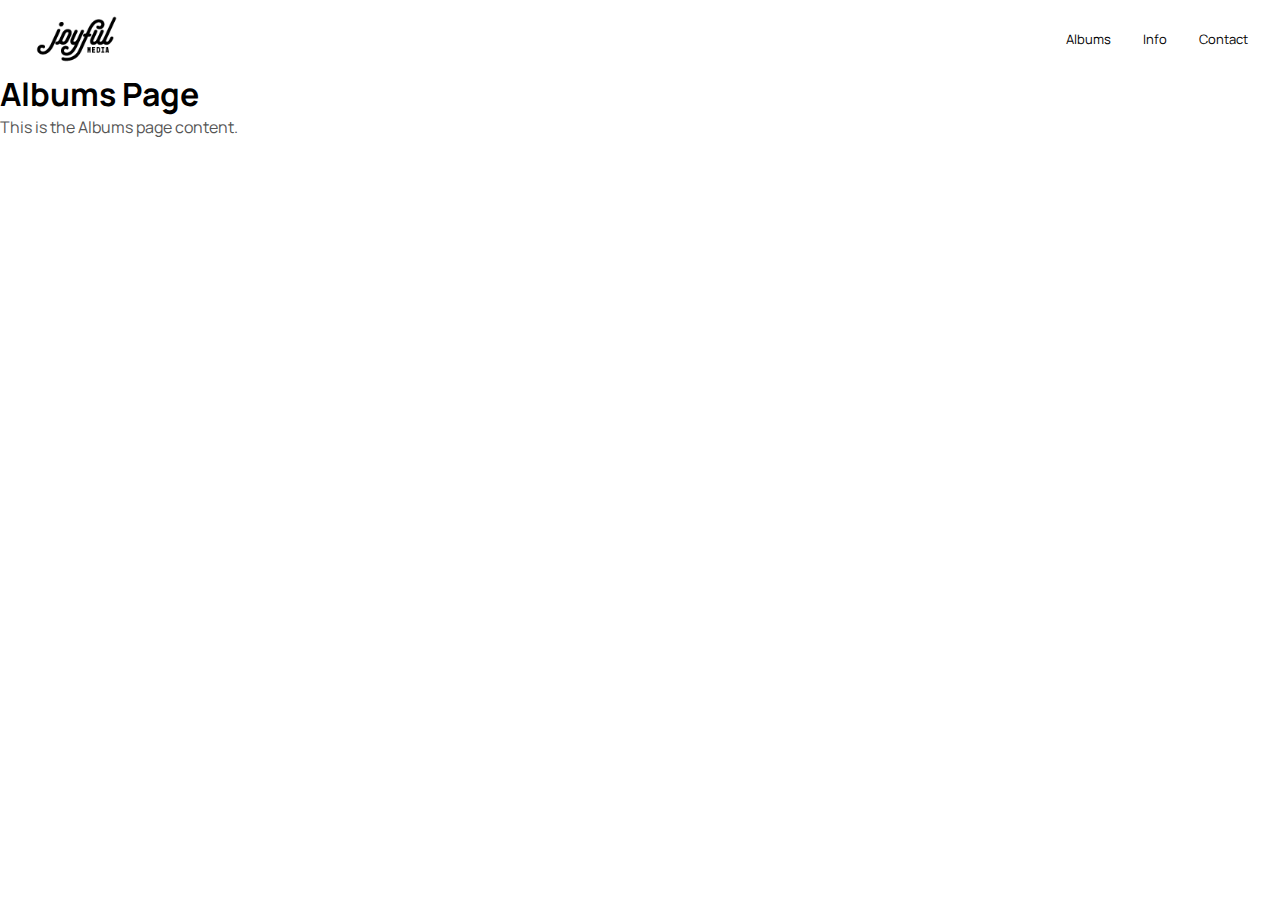
<file: albums.html>
<!DOCTYPE html>
<html lang="en">
<head>
    <meta charset="UTF-8">
    <title>Albums - Joyful Media</title>
    <link rel="stylesheet" href="style.css">
</head>
<body>

    <div class="row">
        <nav id="header-nav">
            <a href="index.html" class="name-header">
                <img src="images/JoyfulMediaCoLogo.png" class="logo" alt="Joyful Media Logo">
            </a>
            <div>
                <ul class="nav-links">
                    <li><a class="nav1" href="albums.html">Albums</a></li>
                    <li><a class="nav2" href="info.html">Info</a></li>
                    <li><a class="nav3" href="contact.html">Contact</a></li>
                </ul>
            </div>
        </nav> 
    </div>

    <h1>Albums Page</h1>
    <p>This is the Albums page content.</p>

    <script src="main.js"></script>
</body>
</html>
</file>
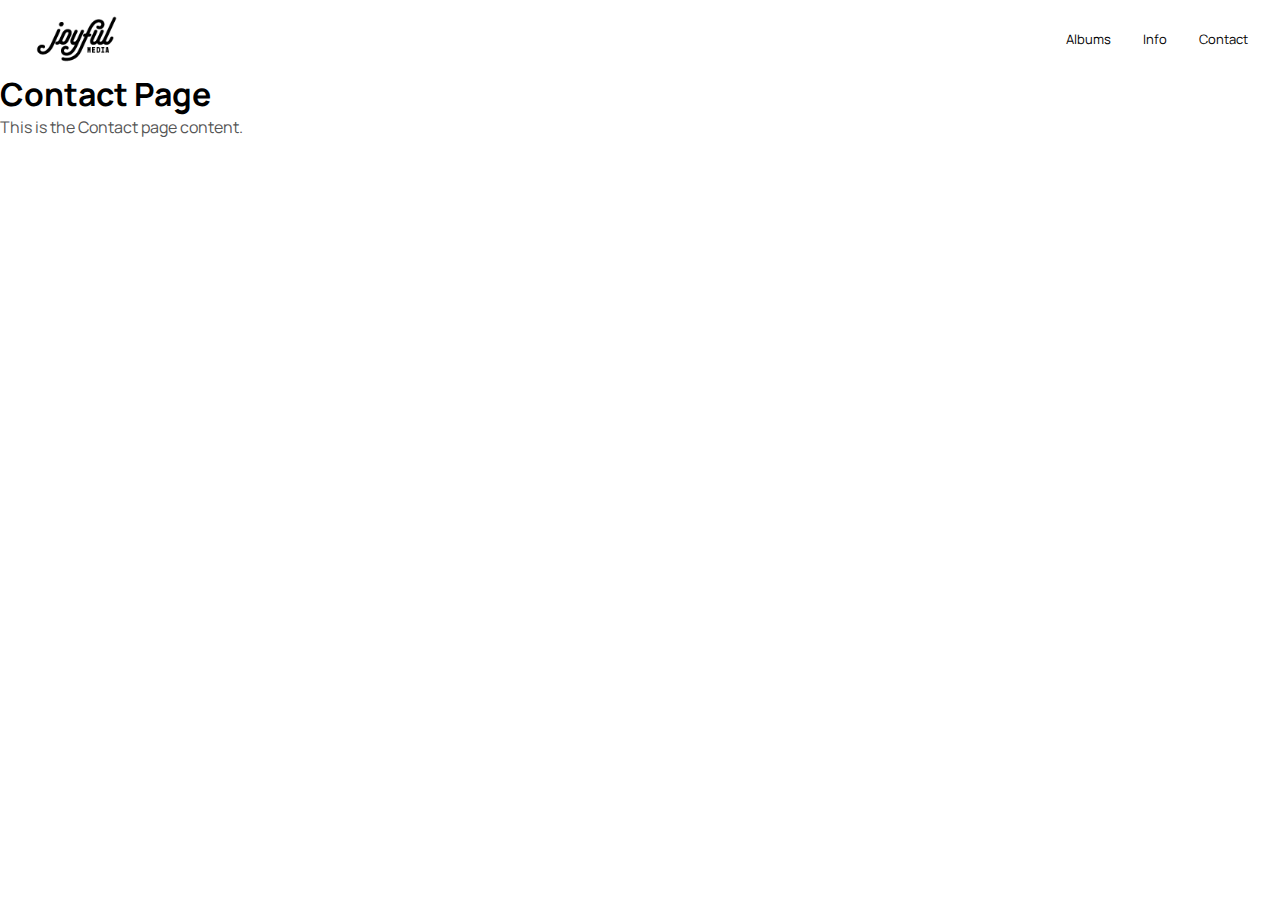
<file: contact.html>
<!DOCTYPE html>
<html lang="en">
<head>
    <meta charset="UTF-8">
    <title>Contact - Joyful Media</title>
    <link rel="stylesheet" href="style.css">
</head>
<body>

    <div class="row">
        <nav id="header-nav">
            <a href="index.html" class="name-header">
                <img src="images/JoyfulMediaCoLogo.png" class="logo" alt="Joyful Media Logo">
            </a>
            <div>
                <ul class="nav-links">
                    <li><a class="nav1" href="albums.html">Albums</a></li>
                    <li><a class="nav2" href="info.html">Info</a></li>
                    <li><a class="nav3" href="contact.html">Contact</a></li>
                </ul>
            </div>
        </nav> 
    </div>

    <h1>Contact Page</h1>
    <p>This is the Contact page content.</p>

    <script src="main.js"></script>
</body>
</html>
</file>
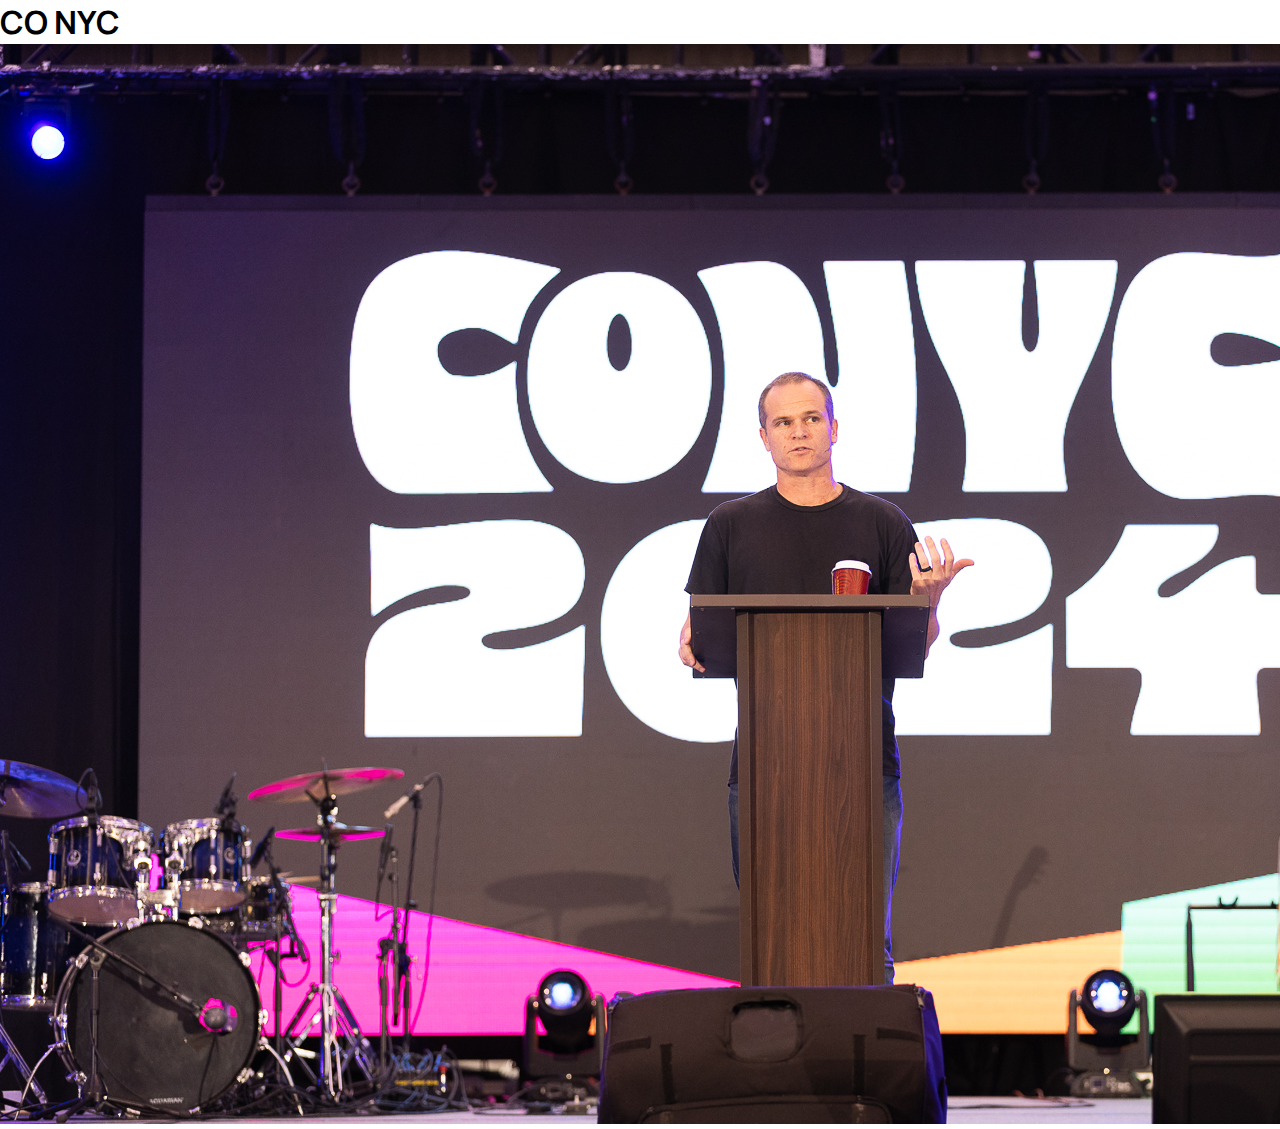
<file: conyc.html>
<!DOCTYPE html>
<html lang="en">
<head>
  <meta charset="UTF-8">
  <title>CO NYC</title>
  <link rel="stylesheet" href="style.css">
</head>
<body>
  <h1> 
    CO NYC
    </h1>
  <div class="gallery">
    <img src="images/coNyc/Speaker.jpg" />
    <!-- Add more images -->
  </div>
</body>
</html>
</file>
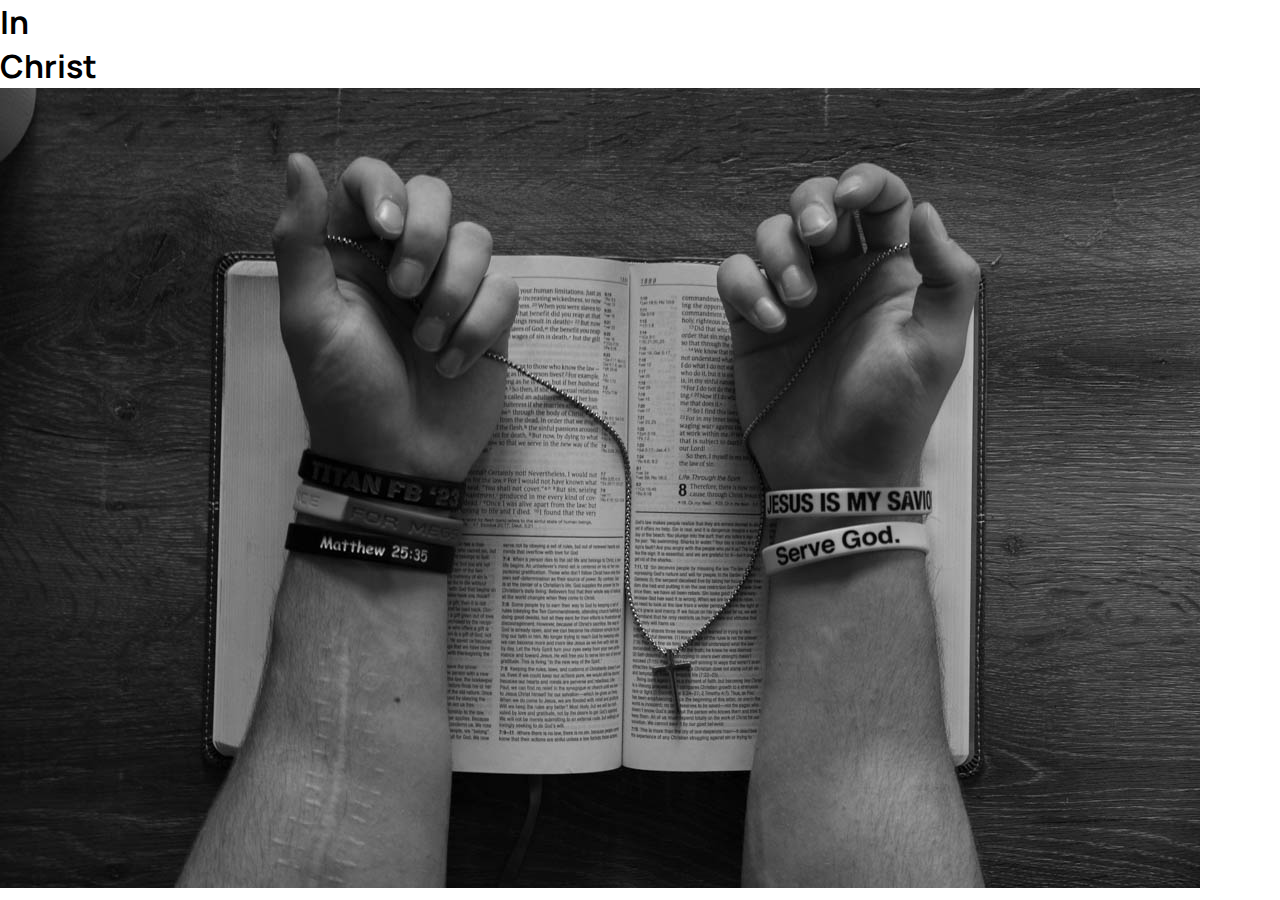
<file: inchrist.html>
<!DOCTYPE html>
<html lang="en">
<head>
  <meta charset="UTF-8">
  <title>In Christ</title>
  <link rel="stylesheet" href="style.css">
</head>
<body>
  <h1> 
    In<br> 
    Christ
    </h1>
  <div class="gallery">
    <img src="images/inChrist/SethHands.jpg" />
    <!-- Add more images -->
  </div>
</body>
</html>
</file>
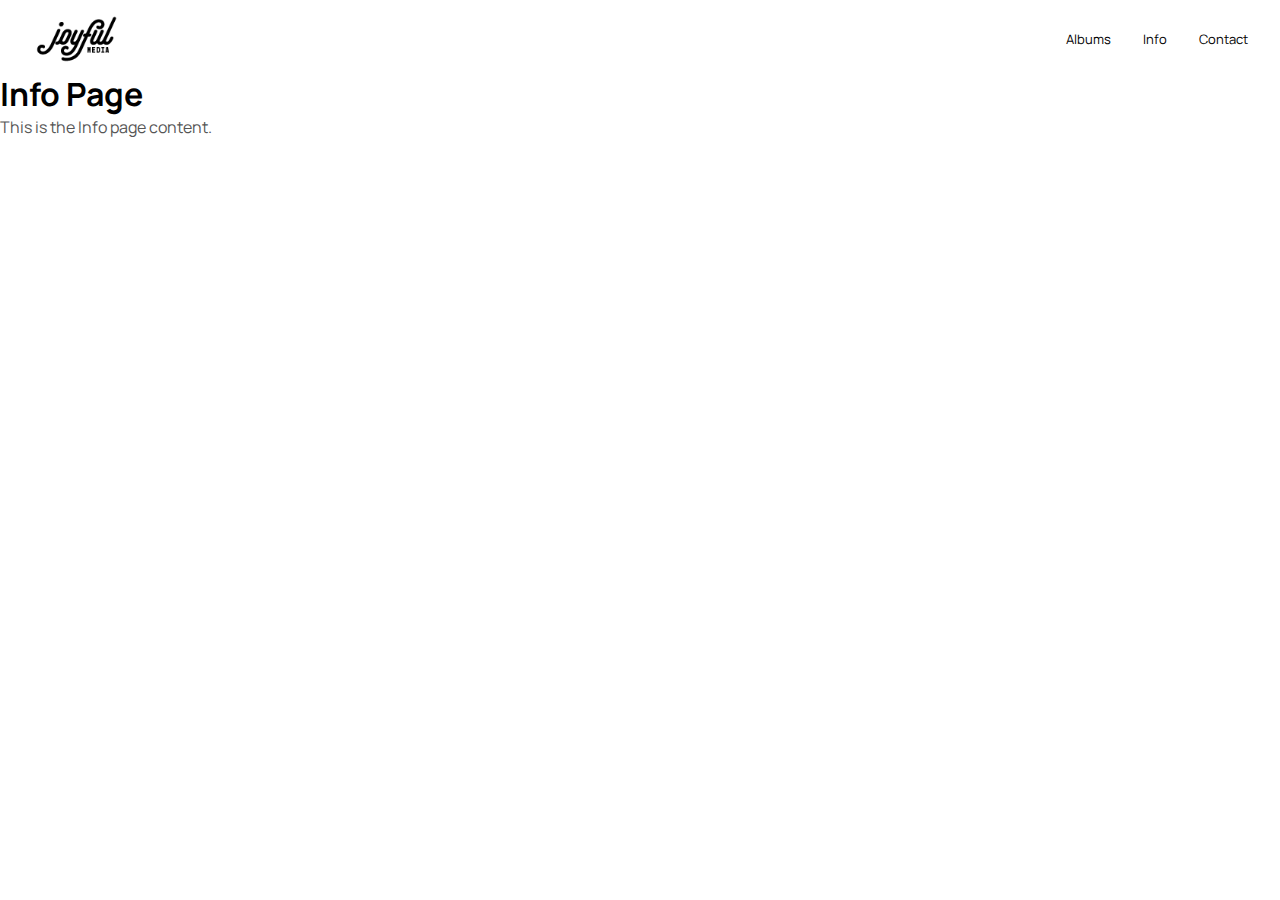
<file: info.html>
<!DOCTYPE html>
<html lang="en">
<head>
    <meta charset="UTF-8">
    <title>Info - Joyful Media</title>
    <link rel="stylesheet" href="style.css">
</head>
<body>

    <div class="row">
        <nav id="header-nav">
            <a href="index.html" class="name-header">
                <img src="images/JoyfulMediaCoLogo.png" class="logo" alt="Joyful Media Logo">
            </a>
            <div>
                <ul class="nav-links">
                    <li><a class="nav1" href="albums.html">Albums</a></li>
                    <li><a class="nav2" href="info.html">Info</a></li>
                    <li><a class="nav3" href="contact.html">Contact</a></li>
                </ul>
            </div>
        </nav> 
    </div>

    <h1>Info Page</h1>
    <p>This is the Info page content.</p>

    <script src="main.js"></script>
</body>
</html>
</file>
<file: style.css>
/* WEBPAGE */

/* IMPORT FONTS */
@import url('https://fonts.googleapis.com/css2?family=Manrope:wght@200..800&display=swap');
@import url('https://fonts.googleapis.com/css2?family=Candal&display=swap');
@import url('https://fonts.googleapis.com/css2?family=Racing+Sans+One&display=swap');



/* RESET STYLES */
* {
    margin: 0;
    padding: 0;
    box-sizing: border-box;
}

html {
    scroll-behavior: smooth;
}

body {
    font-family: "Manrope", sans-serif;
    background-color: white;
}

/* GENERAL ELEMENTS */

p {
    color: rgb(85, 85, 85);
}

a,
.btn {
    transition: all 300ms ease;
    text-decoration: none;
}

/* NAVIGATION STYLES */

.row{
    background-color: transparent;
}

nav,
.nav-links {
    display: flex;
}

nav {
    display: flex;
    justify-content: space-between;
    align-items: center;
    padding: 1rem 2rem;
    height: 8vh;
}

/* NAVIGATION LINKS */
.nav-links {
    gap: 2rem;
    list-style: none;
    font-size: 1.25rem;
}

/* BASE LINK COLORS */
.nav1,
.nav2,
.nav3,
.nav4 {
    color: black;
    font-size: small;
    
}

/* LINK HOVER EFFECTS */
a:hover {
    color: lightgray;
    text-decoration-line: underline;
    text-decoration-color: lightgray;
    text-underline-offset: 0.25rem;
}

/* LOGO / NAME HEADER */
.name-header {
    font-size: 5rem;
    display: flex;
    align-items: center;
}

/* LOGO IMAGE STYLING */
.name-header img.logo {
    height: 95px;
    object-fit: contain;
    cursor: pointer;
    max-width: 100%;
    margin-top: 10%;
}

.main-title {
    font-family: 'Racing Sans One', sans-serif;
    font-size: 5rem;
    font-weight: bold;
    padding: 2rem;
    line-height: 0.85;
}

.thumbnail-bar {
  position: fixed;
  bottom: 0;
  left: 0;
  right: 0;
  display: flex;               /* Lay thumbnails side-by-side */
  flex-direction: row;
  gap: 0.5rem;                   /* Add spacing between thumbnails */
  padding: 1rem;
  background: white;
  overflow-x: auto;           /* Scroll if too many thumbnails */
  z-index: 1000;
}

.thumbnail {
  flex: 0 0 auto;              /* Prevent thumbnails from stretching */
}

.thumbnail img {
  height: 120px;
  transition: transform 0.3s ease;
  cursor: pointer;
}

.thumbnail img:hover {
  transform: translateY(-10px);
}

.project-preview {
  display: flex;
  justify-content: space-between;
  align-items: flex-start;
  padding: 2rem;
}

.project-preview.hidden {
  display: none;
}

.preview-title {
  font-size: 2rem;
  font-weight: bold;
}

.preview-image {
  max-height: 400px;
  border-radius: 8px;
}

.preview-info {
  margin-top: 1rem;
  font-size: 0.9rem;
}

.view-project {
  color: blue;
  text-decoration: underline;
  margin-right: 1rem;
}
</file>
